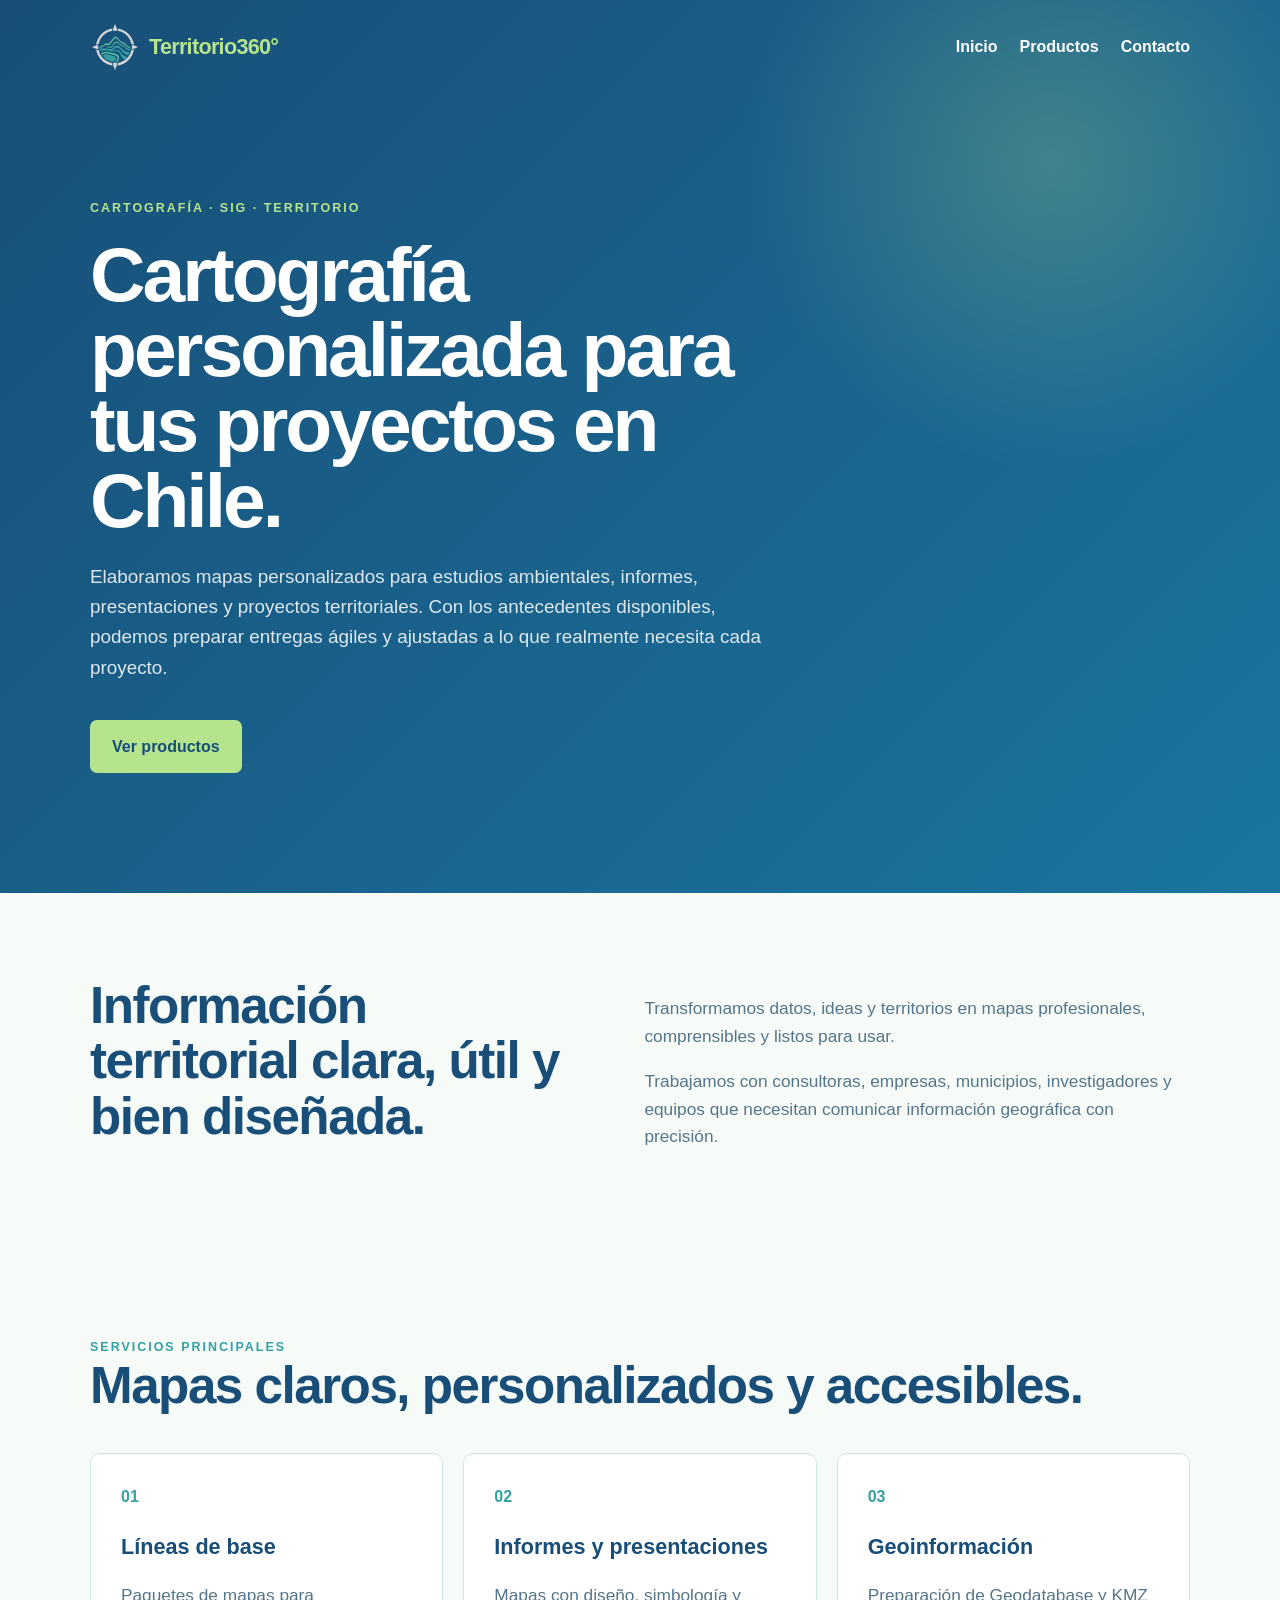
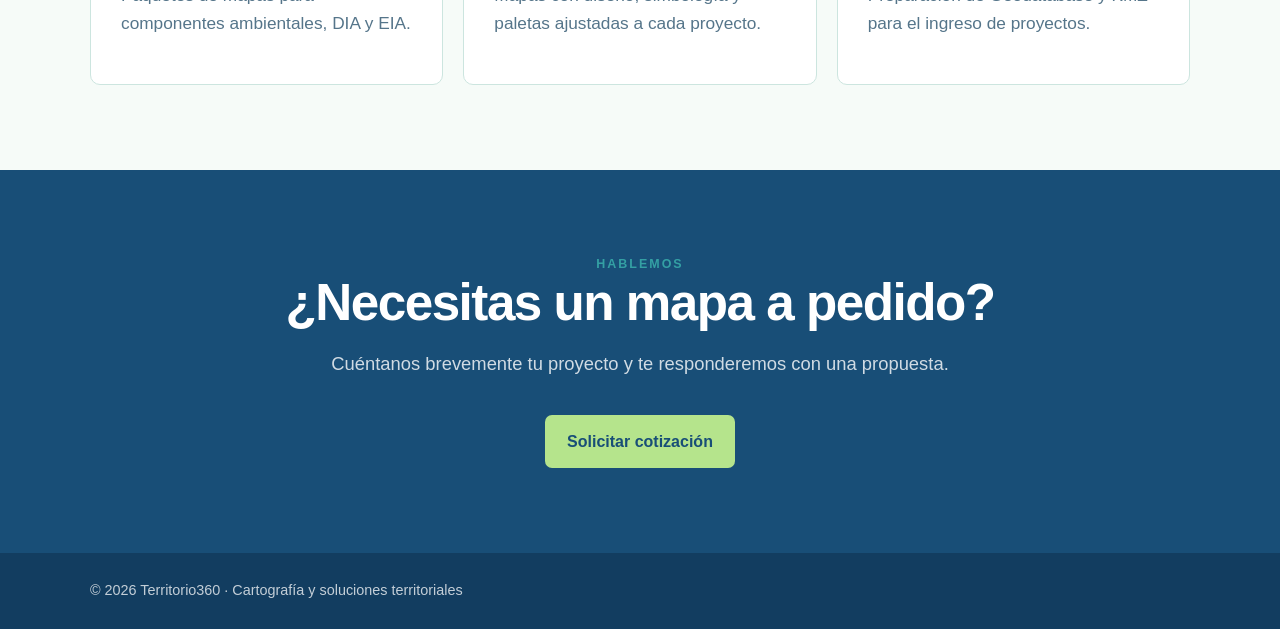
<file: index.html>
<!doctype html>
  <html lang="es">
  <head>
    <meta charset="utf-8">
    <meta name="viewport" content="width=device-width, initial-scale=1">
    <title>Territorio360 | Mapas a pedido y cartografía profesional</title>
    <meta name="description" content="Cartografía a pedido para estudios ambientales, informes, presentaciones y proyectos territoriales en Chile.">
     <link rel="stylesheet" href="style.css?v=2">
  </head>

  <body>
    <header class="hero">
      <div class="container">
        <nav>
        <a class="logo" href="index.html" aria-label="Territorio360°, inicio">
    <img class="logo-mark" src="assets/territorio360-logo-mark.png" alt="">
    <span class="logo-name">Territorio<span>360°</span></span>
  </a>
          <div class="nav-links">
            <a href="index.html">Inicio</a>
            <a href="productos.html">Productos</a>
            <a href="contacto.html">Contacto</a>
          </div>
        </nav>

        <div class="hero-content">
          <div class="eyebrow">Cartografía · SIG · Territorio</div>
          <h1>Cartografía personalizada para tus proyectos en Chile.</h1>
          <p>
            Elaboramos mapas personalizados para estudios ambientales, informes,
            presentaciones y proyectos territoriales. Con los antecedentes
            disponibles, podemos preparar entregas ágiles y ajustadas a lo que
            realmente necesita cada proyecto.
          </p>
          <a class="button" href="productos.html">Ver productos</a>
        </div>
      </div>
    </header>

    <main>
      <section>
        <div class="container intro">
          <h2>Información territorial clara, útil y bien diseñada.</h2>
          <div>
            <p>
              Transformamos datos, ideas y territorios en mapas profesionales,
              comprensibles y listos para usar.
            </p>
            <p>
              Trabajamos con consultoras, empresas, municipios, investigadores y
              equipos que necesitan comunicar información geográfica con precisión.
            </p>
          </div>
        </div>
      </section>

      <section>
        <div class="container">
          <div class="eyebrow">Servicios principales</div>
          <h2>Mapas claros, personalizados y accesibles.</h2>

          <div class="cards">
            <article class="card">
              <div class="number">01</div>
              <h3>Líneas de base</h3>
              <p>Paquetes de mapas para componentes ambientales, DIA y EIA.</p>
            </article>

            <article class="card">
              <div class="number">02</div>
              <h3>Informes y presentaciones</h3>
              <p>Mapas con diseño, simbología y paletas ajustadas a cada proyecto.</p>
            </article>

            <article class="card">
              <div class="number">03</div>
              <h3>Geoinformación</h3>
              <p>Preparación de Geodatabase y KMZ para el ingreso de proyectos.</p>
            </article>
          </div>
        </div>
      </section>

      <section class="contact-section">
        <div class="container">
          <div class="eyebrow">Hablemos</div>
          <h2>¿Necesitas un mapa a pedido?</h2>
          <p>Cuéntanos brevemente tu proyecto y te responderemos con una propuesta.</p>
          <a class="button" href="contacto.html">Solicitar cotización</a>
        </div>
      </section>
    </main>

    <footer>
      <div class="container">© 2026 Territorio360 · Cartografía y soluciones territoriales</div>
    </footer>
  </body>
  </html>
</file>
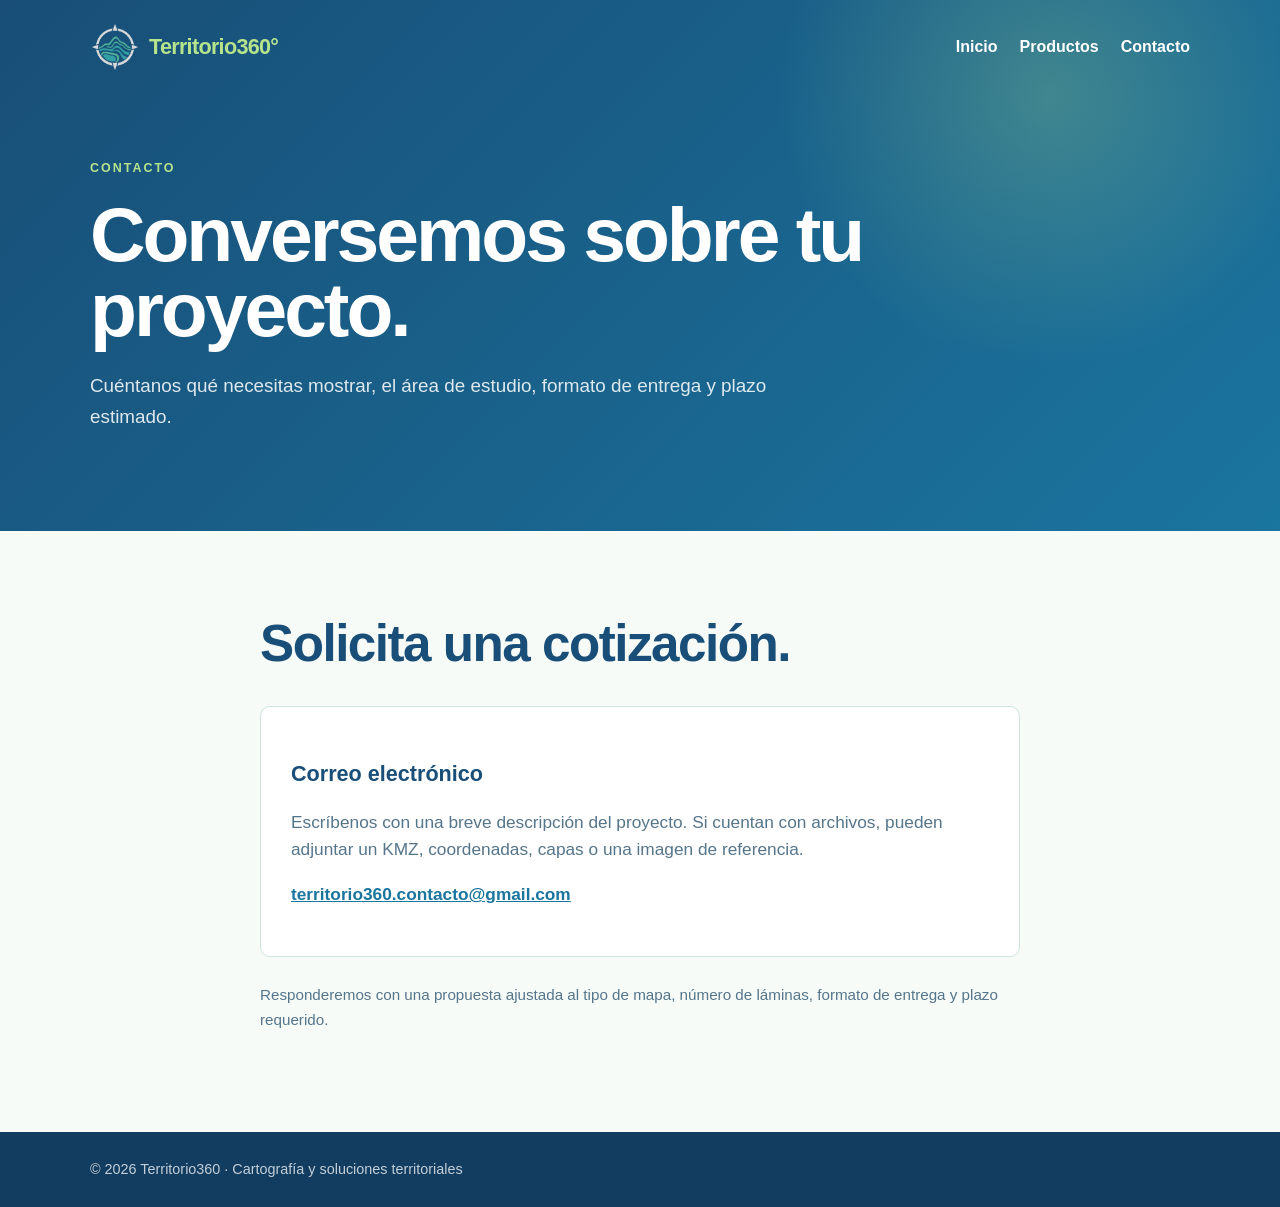
<file: contacto.html>
<!doctype html>
  <html lang="es">
  <head>
    <meta charset="utf-8">
    <meta name="viewport" content="width=device-width, initial-scale=1">
    <title>Contacto | Territorio360</title>
    <meta name="description" content="Solicita una cotización de cartografía profesional y mapas a pedido.">
    <link rel="stylesheet" href="style.css">
  </head>

  <body>
    <header class="page-header">
      <div class="container">
        <nav>
          <a class="logo" href="index.html" aria-label="Territorio360°, inicio">
    <img class="logo-mark" src="assets/territorio360-logo-mark.png" alt="">
    <span class="logo-name">Territorio<span>360°</span></span>
  </a>

          <div class="nav-links">
            <a href="index.html">Inicio</a>
            <a href="productos.html">Productos</a>
            <a href="contacto.html">Contacto</a>
          </div>
        </nav>

        <div class="page-header-content">
          <div class="eyebrow">Contacto</div>
          <h1>Conversemos sobre tu proyecto.</h1>
          <p>
            Cuéntanos qué necesitas mostrar, el área de estudio, formato de
            entrega y plazo estimado.
          </p>
        </div>
      </div>
    </header>

    <main>
      <section>
        <div class="container contact-page">
          <h2>Solicita una cotización.</h2>

          <div class="contact-card">
            <h3>Correo electrónico</h3>
            <p>
              Escríbenos con una breve descripción del proyecto. Si cuentan con
              archivos, pueden adjuntar un KMZ, coordenadas, capas o una imagen
              de referencia.
            </p>
            <p>
              <a href="mailto:territorio360.contacto@gmail.com?subject=Cotización%20Territorio360">
                territorio360.contacto@gmail.com
              </a>
            </p>
          </div>

          <p class="note">
            Responderemos con una propuesta ajustada al tipo de mapa, número de
            láminas, formato de entrega y plazo requerido.
          </p>
        </div>
      </section>
    </main>

    <footer>
      <div class="container">© 2026 Territorio360 · Cartografía y soluciones territoriales</div>
    </footer>
  </body>
  </html>
</file>
<file: style.css>
:root {
    --blue-dark: #184e77;
    --blue: #1a759f;
    --teal: #34a0a4;
    --green: #52b69a;
    --green-soft: #76c893;
    --lime: #b5e48c;
    --paper: #f6fbf8;
    --white: #ffffff;
    --text-soft: #55758a;
  }

  * { box-sizing: border-box; }

  html { scroll-behavior: smooth; }

  body {
    margin: 0;
    font-family: Arial, Helvetica, sans-serif;
    color: var(--blue-dark);
    background: var(--paper);
    line-height: 1.6;
  }

  .container {
    width: min(1100px, 90%);
    margin: auto;
  }

  nav {
    display: flex;
    justify-content: space-between;
    align-items: center;
    padding: 22px 0;
  }

  .logo {
    color: white;
    font-size: 1.35rem;
    font-weight: 800;
    letter-spacing: -.7px;
    text-decoration: none;
  }

  .logo span { color: var(--lime); }

  .nav-links {
    display: flex;
    gap: 22px;
  }

  .nav-links a {
    color: white;
    font-weight: 700;
    text-decoration: none;
  }

  .hero,
  .page-header {
    color: white;
    background:
      radial-gradient(circle at 82% 18%, rgba(181, 228, 140, .25), transparent 24%),
      linear-gradient(135deg, var(--blue-dark), var(--blue));
  }

  .hero { min-height: 590px; }

  .hero-content {
    max-width: 760px;
    padding: 105px 0 120px;
  }

  .page-header-content {
    max-width: 780px;
    padding: 65px 0 80px;
  }

  .eyebrow {
    color: var(--teal);
    text-transform: uppercase;
    letter-spacing: 2px;
    font-size: .78rem;
    font-weight: 800;
  }

  .hero .eyebrow,
  .page-header .eyebrow {
    color: var(--lime);
  }

  h1 {
    font-size: clamp(2.8rem, 6vw, 5.5rem);
    line-height: .98;
    letter-spacing: -3px;
    margin: 18px 0 24px;
  }

  h2 {
    font-size: clamp(2rem, 4vw, 3.3rem);
    line-height: 1.08;
    letter-spacing: -1.5px;
    margin: 0;
  }

  h3 {
    font-size: 1.35rem;
    margin: 20px 0 10px;
  }

  .hero p,
  .page-header p {
    max-width: 680px;
    color: rgba(255, 255, 255, .86);
    font-size: 1.18rem;
  }

  .button {
    display: inline-block;
    margin-top: 18px;
    padding: 14px 22px;
    border-radius: 7px;
    background: var(--lime);
    color: var(--blue-dark);
    font-weight: 800;
    text-decoration: none;
  }

  section { padding: 85px 0; }

  .intro {
    display: grid;
    grid-template-columns: 1fr 1.15fr;
    gap: 80px;
    align-items: start;
  }

  .intro p,
  .card p,
  .product p,
  .contact-card p {
    color: var(--text-soft);
    font-size: 1.08rem;
  }

  .cards,
  .products-grid {
    display: grid;
    grid-template-columns: repeat(3, 1fr);
    gap: 20px;
    margin-top: 40px;
  }

  .card,
  .product,
  .contact-card {
    padding: 30px;
    border: 1px solid #cce5df;
    border-radius: 10px;
    background: var(--white);
  }

  .number,
  .price {
    color: var(--teal);
    font-weight: 800;
  }

  .products-grid {
    grid-template-columns: repeat(2, 1fr);
  }

  .product {
    min-height: 300px;
  }

  .product .price {
    display: inline-block;
    margin-top: 12px;
    font-size: 1.05rem;
  }

  .contact-section {
    color: white;
    background: var(--blue-dark);
    text-align: center;
  }

  .contact-section p {
    color: rgba(255, 255, 255, .80);
    font-size: 1.15rem;
  }

  .contact-page {
    max-width: 760px;
    margin: auto;
  }

  .contact-card {
    margin-top: 35px;
    text-align: left;
  }

  .contact-card a {
    color: var(--blue);
    font-weight: 800;
  }

  .note {
    margin-top: 26px;
    color: var(--text-soft);
    font-size: .95rem;
  }

  footer {
    padding: 26px 0;
    color: rgba(255, 255, 255, .75);
    background: #123d60;
    font-size: .9rem;
  }

  @media (max-width: 720px) {
    nav { align-items: flex-start; }

    .nav-links {
      gap: 12px;
      font-size: .9rem;
    }

    .hero-content { padding: 75px 0 95px; }

    .intro,
    .cards,
    .products-grid {
      grid-template-columns: 1fr;
      gap: 18px;
    }

    section { padding: 60px 0; }
  }
  .logo {
    display: inline-flex;
    align-items: center;
    gap: 9px;
  }

.logo-mark {
    width: 50px;
    height: 50px;
    object-fit: contain;
    flex: 0 0 50px;
  }

  .logo-name {
    color: white;
  }
.product {
    position: relative;
    overflow: hidden;
    transition: transform .22s ease, box-shadow .22s ease;
  }

  .product-preview {
    position: absolute;
    inset: 0;
    z-index: 1;
    display: grid;
    place-items: end start;
    padding: 18px;
    background: var(--blue-dark);
    clip-path: inset(0 100% 0 0);
    pointer-events: none;
    transition: clip-path .55s cubic-bezier(.2, .75, .25, 1);
  }

  .product-preview img {
    position: absolute;
    inset: 0;
    width: 100%;
    height: 100%;
    object-fit: cover;
  }

  .product-preview--double img:first-child {
    width: 50%;
    right: auto;
  }

  .product-preview--double img:nth-child(2) {
    width: 50%;
    left: auto;
  }

  .product-preview::after {
    position: absolute;
    inset: 0;
    content: "";
    background: linear-gradient(180deg, transparent 45%, rgba(18, 61, 96, .78));
  }

  .product-preview span {
    position: relative;
    z-index: 2;
    color: rgba(255, 255, 255, .92);
    font-size: .65rem;
    font-style: italic;
    font-weight: 600;
  }

  .product:hover {
    transform: translateY(-4px);
    box-shadow: 0 12px 30px rgba(24, 78, 119, .18);
  }

  .product:hover .product-preview {
    clip-path: inset(0);
  }

  .product-preview--formats {
    grid-template-columns: 1fr 1fr;
    place-items: center;
    gap: 12px;
  }

  .format-badge {
    position: relative;
    z-index: 1;
    display: grid;
    gap: 4px;
    width: 100%;
    padding: 18px 10px;
    border-radius: 10px;
    color: white;
    text-align: center;
    background: rgba(255, 255, 255, .14);
  }

  .format-badge svg {
    width: 36px;
    height: 36px;
    margin: auto;
  }

  .format-badge--earth svg {
    color: var(--lime);
  }

  .format-badge--gdb svg {
    color: var(--teal);
  }

  .format-badge small {
    color: rgba(255, 255, 255, .75);
    font-size: .7rem;
  }

  .product-preview--formats span {
    grid-column: 1 / -1;
    align-self: end;
  }
    .product-preview--ploteo img {
    object-fit: contain;
    object-position: center;
  }
</file>
